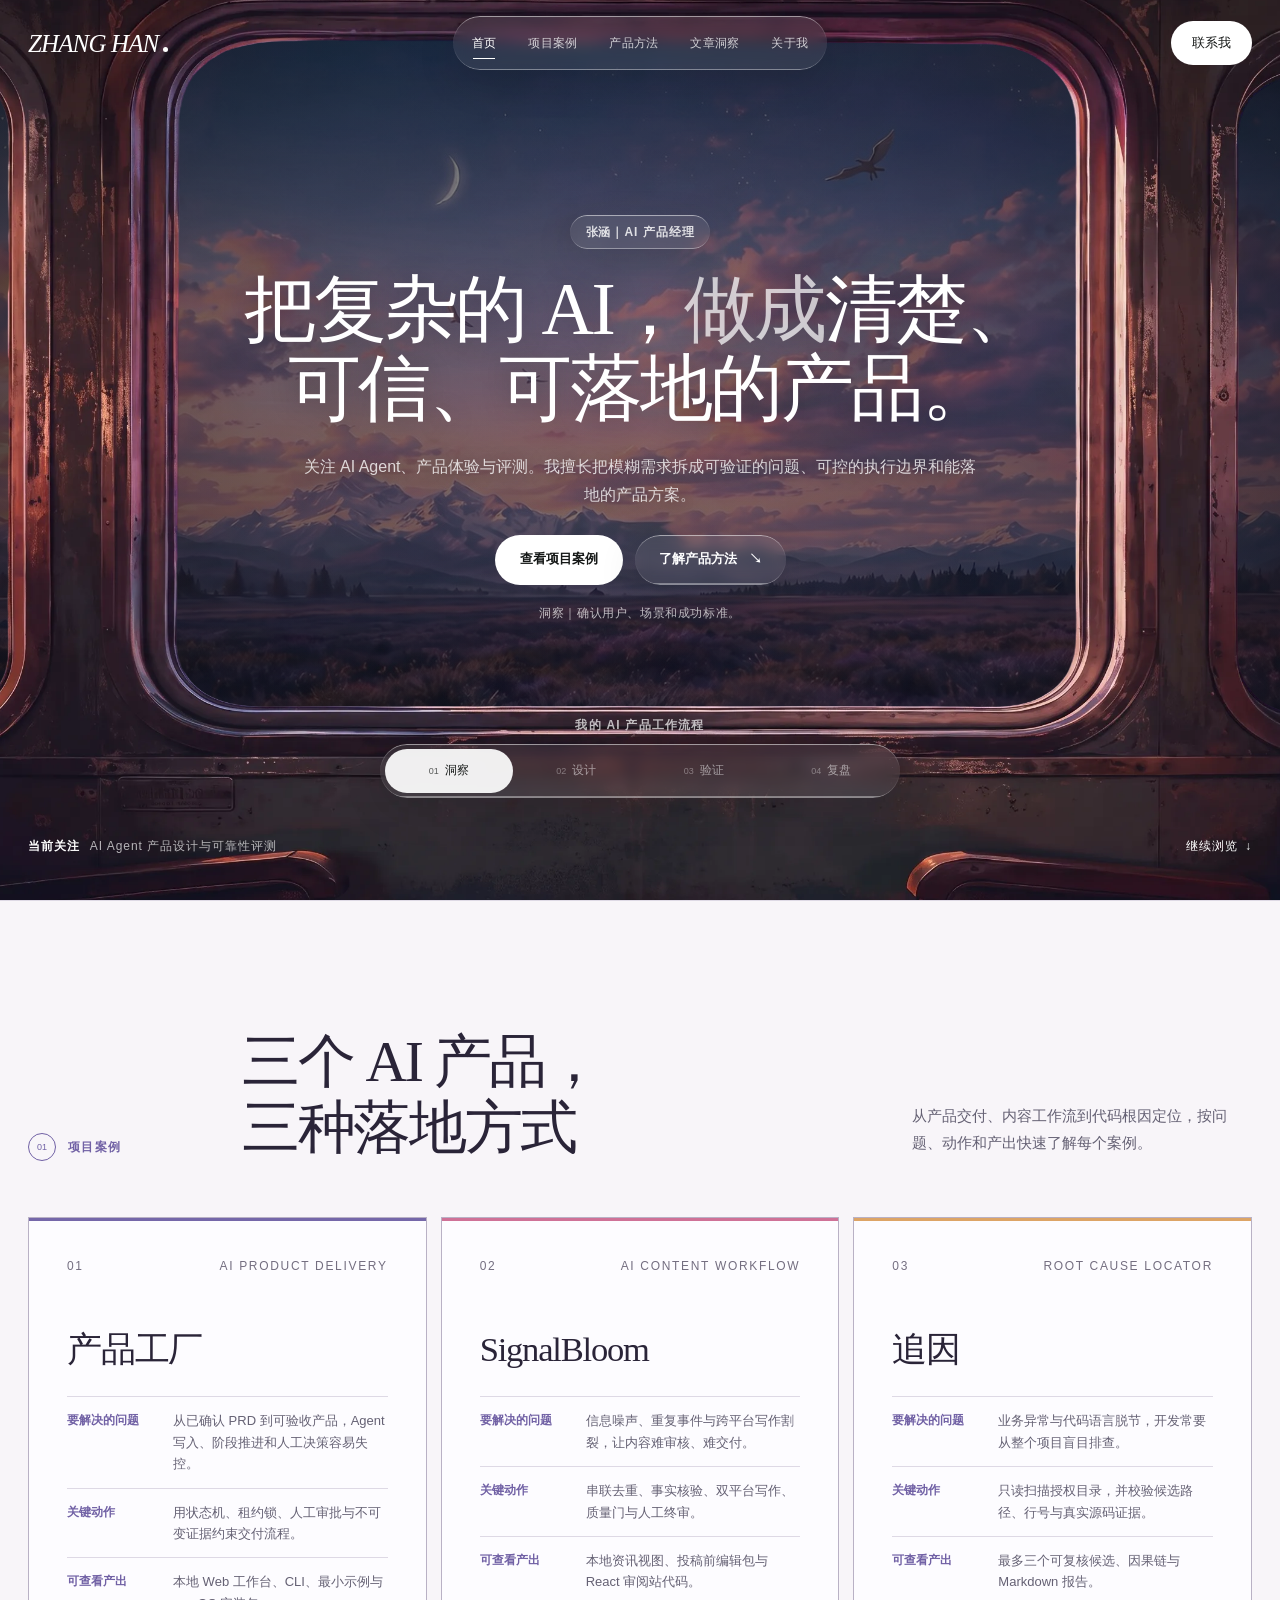
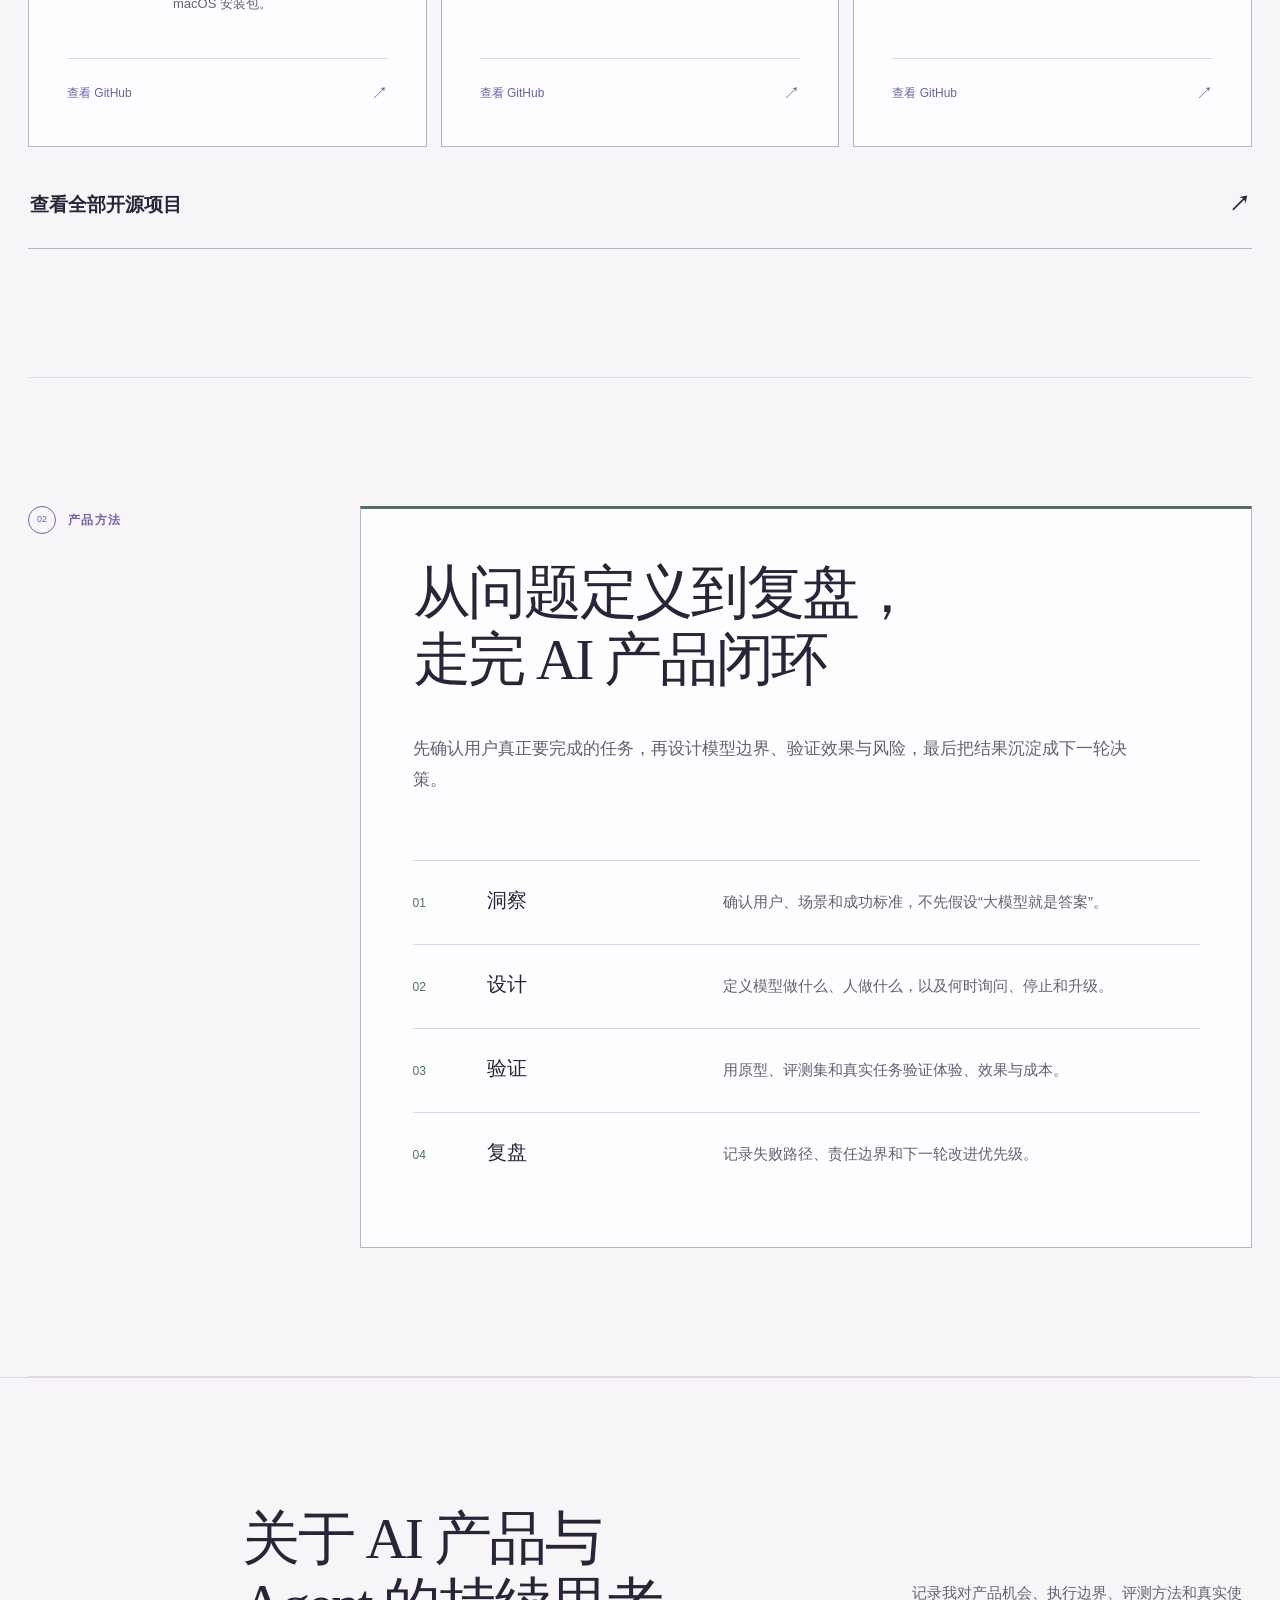
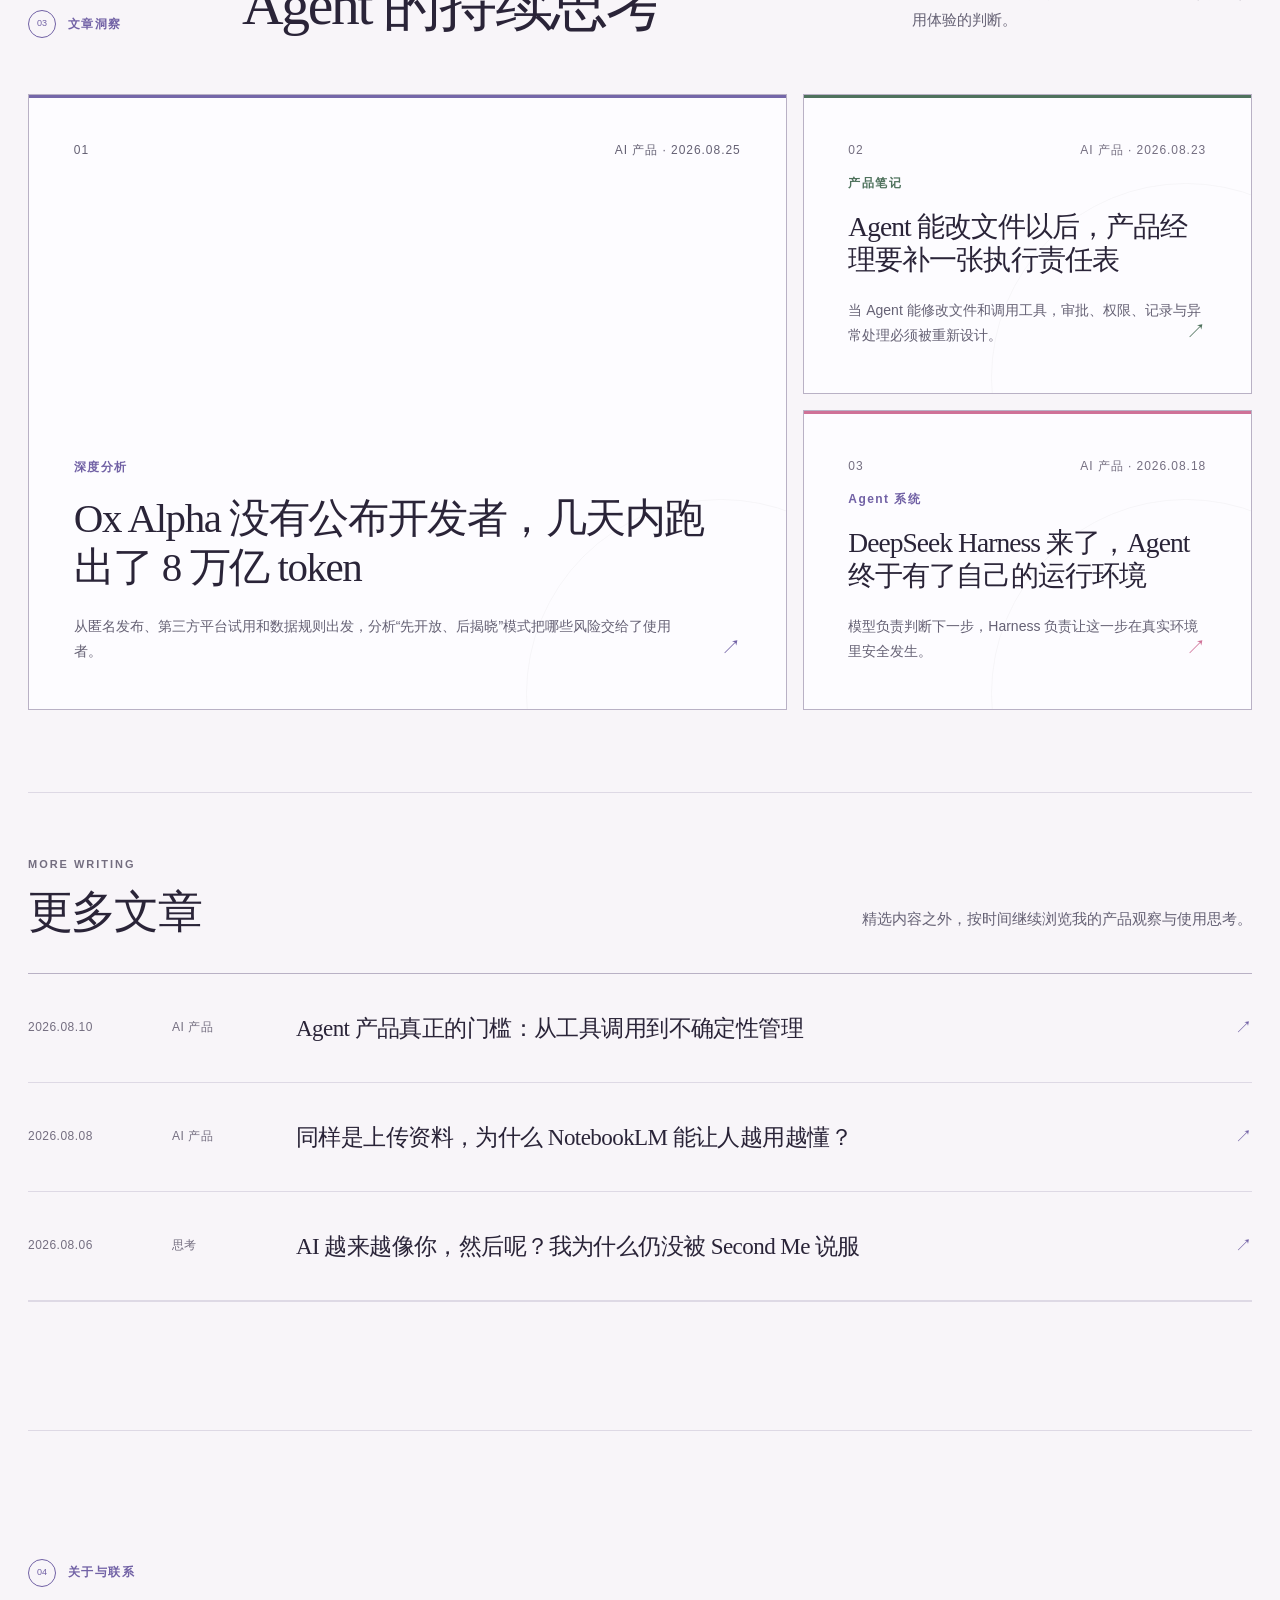
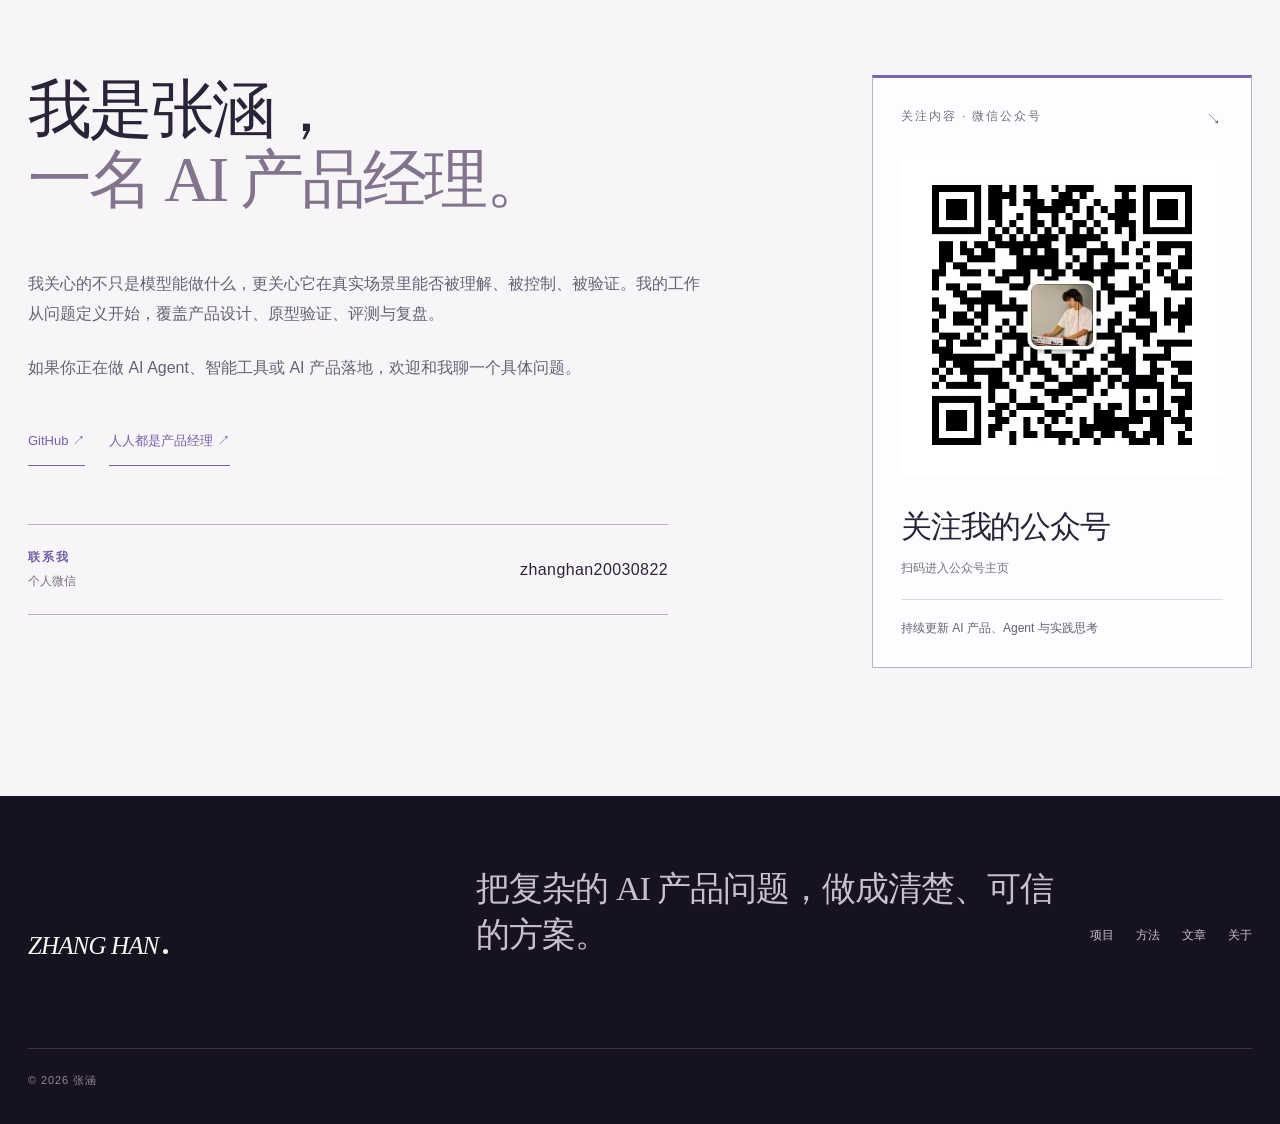
<file: index.html>
<!DOCTYPE html>
<html lang="zh-CN">
<head>
  <meta charset="UTF-8">
  <meta name="viewport" content="width=device-width, initial-scale=1.0">
  <meta name="description" content="张涵的个人网站。关注 AI Agent、产品体验与不确定性管理，持续分享 AI 产品思考与实践。">
  <meta name="theme-color" content="#17121f">
  <link rel="canonical" href="https://nahzzz77.github.io/">
  <meta property="og:type" content="website">
  <meta property="og:url" content="https://nahzzz77.github.io/">
  <meta property="og:title" content="张涵 · AI 产品经理">
  <meta property="og:description" content="把复杂的 AI，做成清楚、可信、可落地的产品。">
  <meta property="og:image" content="https://nahzzz77.github.io/assets/og-card-cinematic.png">
  <meta name="twitter:card" content="summary_large_image">
  <meta name="twitter:title" content="张涵 · AI 产品经理">
  <meta name="twitter:description" content="把复杂的 AI，做成清楚、可信、可落地的产品。">
  <meta name="twitter:image" content="https://nahzzz77.github.io/assets/og-card-cinematic.png">
  <title>张涵 · AI 产品经理</title>
  <link rel="icon" href="data:,">
  <link rel="stylesheet" href="css/style.css?v=20260831-paper-card">
</head>
<body>
  <a class="skip-link" href="#main">跳到主要内容</a>

  <header class="site-header" id="top">
    <div class="site-shell header-inner">
      <a class="brand" href="#top" aria-label="张涵的个人网站首页">
        <span>ZHANG HAN</span><i aria-hidden="true"></i>
      </a>
      <nav class="nav liquid-glass" id="main-nav" aria-label="主导航">
        <a class="active" href="#top">首页</a>
        <a href="#projects">项目案例</a>
        <a href="#method">产品方法</a>
        <a href="#writing">文章洞察</a>
        <a href="#about">关于我</a>
      </nav>
      <a class="header-cta" href="#about">联系我</a>
      <button class="menu-toggle" type="button" aria-expanded="false" aria-controls="main-nav" aria-label="打开导航菜单">
        <span></span><span></span>
      </button>
    </div>
  </header>

  <main id="main">
    <section class="hero cinematic-hero" aria-labelledby="hero-title" data-scene="0">
      <div class="cinematic-media" aria-hidden="true">
        <img class="cinematic-poster scene-poster is-active" data-poster-index="0" src="assets/scene-1.jpg" alt="" width="1800" height="1012" fetchpriority="high">
        <img class="cinematic-poster scene-poster" data-poster-index="1" src="assets/scene-2.jpg" alt="" width="1800" height="1012" fetchpriority="low">
        <img class="cinematic-poster scene-poster" data-poster-index="2" src="assets/scene-3.jpg" alt="" width="1800" height="1012" fetchpriority="low">
        <img class="cinematic-poster scene-poster" data-poster-index="3" src="assets/scene-4.jpg" alt="" width="1800" height="1012" fetchpriority="low">
        <video class="cinematic-video is-active" data-video-slot="0" muted loop playsinline preload="none"></video>
        <video class="cinematic-video" data-video-slot="1" muted loop playsinline preload="none"></video>
        <div class="cinematic-scrim"></div>
        <img class="cinematic-frame" src="assets/cinematic-window.png" alt="" width="2752" height="1536">
      </div>

      <div class="site-shell cinematic-shell">
        <div class="cinematic-center reveal is-visible">
          <p class="hero-badge liquid-glass">张涵｜AI 产品经理</p>
          <h1 id="hero-title">把复杂的 AI，<span class="no-break">做成</span>清楚、可信、可落地的产品。</h1>
          <p class="hero-lede">关注 AI Agent、产品体验与评测。我擅长把模糊需求拆成可验证的问题、可控的执行边界和能落地的产品方案。</p>
          <div class="hero-actions">
            <a class="button button-primary" href="#projects">查看项目案例</a>
            <a class="button button-quiet liquid-glass" href="#method">了解产品方法 <span aria-hidden="true">↘</span></a>
          </div>
          <p class="scene-note" id="scene-note" aria-live="polite">洞察｜确认用户、场景和成功标准。</p>
        </div>

        <div class="scene-control">
          <p>我的 AI 产品工作流程</p>
          <div class="scene-switcher liquid-glass" role="group" aria-label="切换 AI 产品工作流程场景">
            <button class="scene-button is-active" type="button" data-scene-index="0" aria-pressed="true"><span>01</span>洞察</button>
            <button class="scene-button" type="button" data-scene-index="1" aria-pressed="false"><span>02</span>设计</button>
            <button class="scene-button" type="button" data-scene-index="2" aria-pressed="false"><span>03</span>验证</button>
            <button class="scene-button" type="button" data-scene-index="3" aria-pressed="false"><span>04</span>复盘</button>
          </div>
        </div>

        <div class="cinematic-bottom">
          <p><b>当前关注</b><span>AI Agent 产品设计与可靠性评测</span></p>
          <a href="#projects" aria-label="继续浏览项目案例">继续浏览 <span aria-hidden="true">↓</span></a>
        </div>
      </div>
    </section>

    <section class="projects section" id="projects" aria-labelledby="projects-title">
      <div class="site-shell">
        <div class="section-head projects-head reveal">
          <div class="section-kicker"><span>01</span><p>项目案例</p></div>
          <h2 id="projects-title">三个 AI 产品，三种落地方式</h2>
          <p>从产品交付、内容工作流到代码根因定位，按问题、动作和产出快速了解每个案例。</p>
        </div>
        <div class="project-grid">
          <article class="project-card reveal">
            <a href="https://github.com/Nahzzz77/product-factory-agent" target="_blank" rel="noopener">
              <div class="project-meta"><span>01</span><span>AI PRODUCT DELIVERY</span></div>
              <h3>产品工厂</h3>
              <dl class="project-details">
                <div><dt>要解决的问题</dt><dd>从已确认 PRD 到可验收产品，Agent 写入、阶段推进和人工决策容易失控。</dd></div>
                <div><dt>关键动作</dt><dd>用状态机、租约锁、人工审批与不可变证据约束交付流程。</dd></div>
                <div><dt>可查看产出</dt><dd>本地 Web 工作台、CLI、最小示例与 macOS 安装包。</dd></div>
              </dl>
              <span class="project-link">查看 GitHub <i aria-hidden="true">↗</i></span>
            </a>
          </article>
          <article class="project-card reveal">
            <a href="https://github.com/Nahzzz77/signal-bloom" target="_blank" rel="noopener">
              <div class="project-meta"><span>02</span><span>AI CONTENT WORKFLOW</span></div>
              <h3>SignalBloom</h3>
              <dl class="project-details">
                <div><dt>要解决的问题</dt><dd>信息噪声、重复事件与跨平台写作割裂，让内容难审核、难交付。</dd></div>
                <div><dt>关键动作</dt><dd>串联去重、事实核验、双平台写作、质量门与人工终审。</dd></div>
                <div><dt>可查看产出</dt><dd>本地资讯视图、投稿前编辑包与 React 审阅站代码。</dd></div>
              </dl>
              <span class="project-link">查看 GitHub <i aria-hidden="true">↗</i></span>
            </a>
          </article>
          <article class="project-card reveal">
            <a href="https://github.com/Nahzzz77/zhuiyin-root-cause-locator" target="_blank" rel="noopener">
              <div class="project-meta"><span>03</span><span>ROOT CAUSE LOCATOR</span></div>
              <h3>追因</h3>
              <dl class="project-details">
                <div><dt>要解决的问题</dt><dd>业务异常与代码语言脱节，开发常要从整个项目盲目排查。</dd></div>
                <div><dt>关键动作</dt><dd>只读扫描授权目录，并校验候选路径、行号与真实源码证据。</dd></div>
                <div><dt>可查看产出</dt><dd>最多三个可复核候选、因果链与 Markdown 报告。</dd></div>
              </dl>
              <span class="project-link">查看 GitHub <i aria-hidden="true">↗</i></span>
            </a>
          </article>
        </div>
        <a class="all-projects reveal" href="https://github.com/Nahzzz77" target="_blank" rel="noopener"><span>查看全部开源项目</span><i aria-hidden="true">↗</i></a>
      </div>
    </section>

    <section class="manifesto section site-shell reveal" id="method" aria-labelledby="manifesto-title">
      <div class="section-kicker"><span>02</span><p>产品方法</p></div>
      <div class="manifesto-copy">
        <h2 id="manifesto-title">从问题定义到复盘，走完 AI 产品闭环</h2>
        <p>先确认用户真正要完成的任务，再设计模型边界、验证效果与风险，最后把结果沉淀成下一轮决策。</p>
        <ol class="principle-list" aria-label="AI 产品工作流程">
          <li><span>01</span><strong>洞察</strong><small>确认用户、场景和成功标准，不先假设“大模型就是答案”。</small></li>
          <li><span>02</span><strong>设计</strong><small>定义模型做什么、人做什么，以及何时询问、停止和升级。</small></li>
          <li><span>03</span><strong>验证</strong><small>用原型、评测集和真实任务验证体验、效果与成本。</small></li>
          <li><span>04</span><strong>复盘</strong><small>记录失败路径、责任边界和下一轮改进优先级。</small></li>
        </ol>
      </div>
    </section>

    <section class="featured section" id="writing" aria-labelledby="featured-title">
      <div class="site-shell">
        <div class="section-head reveal">
          <div class="section-kicker"><span>03</span><p>文章洞察</p></div>
          <h2 id="featured-title">关于 AI 产品与 Agent 的持续思考</h2>
          <p>记录我对产品机会、执行边界、评测方法和真实使用体验的判断。</p>
        </div>
        <div class="featured-grid">
          <article class="feature-card feature-card-main reveal">
            <a href="https://mp.weixin.qq.com/s/162_W_lTfqNt-93WuI0VTg" target="_blank" rel="noopener">
              <div class="card-top"><span>01</span><span>AI 产品 · 2026.08.25</span></div>
              <div class="card-body"><p class="card-label">深度分析</p><h3>Ox Alpha 没有公布开发者，几天内跑出了 8 万亿 token</h3><p>从匿名发布、第三方平台试用和数据规则出发，分析“先开放、后揭晓”模式把哪些风险交给了使用者。</p></div>
              <span class="card-arrow" aria-hidden="true">↗</span>
            </a>
          </article>
          <article class="feature-card reveal">
            <a href="https://www.woshipm.com/ai/6452614.html" target="_blank" rel="noopener">
              <div class="card-top"><span>02</span><span>AI 产品 · 2026.08.23</span></div>
              <div class="card-body"><p class="card-label">产品笔记</p><h3>Agent 能改文件以后，产品经理要补一张执行责任表</h3><p>当 Agent 能修改文件和调用工具，审批、权限、记录与异常处理必须被重新设计。</p></div>
              <span class="card-arrow" aria-hidden="true">↗</span>
            </a>
          </article>
          <article class="feature-card reveal">
            <a href="https://mp.weixin.qq.com/s/7BqsxanBY8WiCV2g-5zq6Q" target="_blank" rel="noopener">
              <div class="card-top"><span>03</span><span>AI 产品 · 2026.08.18</span></div>
              <div class="card-body"><p class="card-label">Agent 系统</p><h3>DeepSeek Harness 来了，Agent 终于有了自己的运行环境</h3><p>模型负责判断下一步，Harness 负责让这一步在真实环境里安全发生。</p></div>
              <span class="card-arrow" aria-hidden="true">↗</span>
            </a>
          </article>
        </div>
      </div>

      <div class="writing-index site-shell" aria-labelledby="writing-title">
        <div class="index-head reveal">
          <div><p class="eyebrow">MORE WRITING</p><h2 id="writing-title">更多文章</h2></div>
          <p>精选内容之外，按时间继续浏览我的产品观察与使用思考。</p>
        </div>
        <div class="article-list">
          <article class="article-row reveal"><a href="https://www.woshipm.com/ai/6443369.html" target="_blank" rel="noopener"><span class="article-date">2026.08.10</span><span class="article-topic">AI 产品</span><h3>Agent 产品真正的门槛：从工具调用到不确定性管理</h3><span class="article-arrow" aria-hidden="true">↗</span></a></article>
          <article class="article-row reveal"><a href="https://mp.weixin.qq.com/s/T_uTZ1DlHaLOFTcta9_OUg" target="_blank" rel="noopener"><span class="article-date">2026.08.08</span><span class="article-topic">AI 产品</span><h3>同样是上传资料，为什么 NotebookLM 能让人越用越懂？</h3><span class="article-arrow" aria-hidden="true">↗</span></a></article>
          <article class="article-row reveal"><a href="https://mp.weixin.qq.com/s/GBqDhXBJEVktxWwSieOByw" target="_blank" rel="noopener"><span class="article-date">2026.08.06</span><span class="article-topic">思考</span><h3>AI 越来越像你，然后呢？我为什么仍没被 Second Me 说服</h3><span class="article-arrow" aria-hidden="true">↗</span></a></article>
        </div>
      </div>
    </section>

    <section class="about section site-shell" id="about" aria-labelledby="about-title">
      <div class="section-kicker reveal"><span>04</span><p>关于与联系</p></div>
      <div class="about-grid">
        <div class="about-copy reveal">
          <h2 id="about-title"><span class="about-title-first">我是张涵，</span><span class="about-title-muted">一名 AI 产品经理。</span></h2>
          <p>我关心的不只是模型能做什么，更关心它在真实场景里能否被理解、被控制、被验证。我的工作从问题定义开始，覆盖产品设计、原型验证、评测与复盘。</p>
          <p>如果你正在做 AI Agent、智能工具或 AI 产品落地，欢迎和我聊一个具体问题。</p>
          <div class="about-links"><a href="https://github.com/Nahzzz77" target="_blank" rel="noopener">GitHub ↗</a><a href="https://www.woshipm.com/u/1684509" target="_blank" rel="noopener">人人都是产品经理 ↗</a></div>
          <div class="personal-wechat" aria-label="个人微信号 zhanghan20030822">
            <span><b>联系我</b><small>个人微信</small></span>
            <strong>zhanghan20030822</strong>
          </div>
        </div>
        <aside class="contact-card reveal" aria-label="微信公众号关注入口">
          <div class="contact-label"><span>关注内容 · 微信公众号</span><i aria-hidden="true">↘</i></div>
          <img src="assets/wechat-qr.jpg" alt="张涵的微信公众号二维码" width="430" height="430" loading="lazy">
          <h3>关注我的公众号</h3><p>扫码进入公众号主页</p><small>持续更新 AI 产品、Agent 与实践思考</small>
        </aside>
      </div>
    </section>
  </main>

  <footer class="site-footer">
    <div class="site-shell footer-inner">
      <a class="brand footer-brand" href="#top"><span>ZHANG HAN</span><i aria-hidden="true"></i></a>
      <p>把复杂的 AI 产品问题，做成清楚、可信的方案。</p>
      <nav aria-label="页脚导航"><a href="#projects">项目</a><a href="#method">方法</a><a href="#writing">文章</a><a href="#about">关于</a></nav>
      <p class="copyright">© <span id="year"></span> 张涵</p>
    </div>
  </footer>

  <script src="js/main.js?v=20260831-paper-card"></script>
</body>
</html>
</file>
<file: css/style.css>
:root {
  --paper: #fbfbf7;
  --paper-deep: #f2f2eb;
  --surface: #f6f6f0;
  --ink: #171715;
  --ink-soft: #4f504c;
  --muted: #82837e;
  --line: #dedfd7;
  --sage: #dde5d7;
  --sage-deep: #26352d;
  --sand: #e9e3d8;
  --white: #ffffff;
  --font-sans: -apple-system, BlinkMacSystemFont, "SF Pro Text", "PingFang SC", "Hiragino Sans GB", "Microsoft YaHei", Arial, sans-serif;
  --font-serif: "Iowan Old Style", "Palatino Linotype", "Songti SC", "STSong", Georgia, serif;
  --shell: 1280px;
  --ease: cubic-bezier(.22, 1, .36, 1);
}

*, *::before, *::after { box-sizing: border-box; }

html {
  scroll-behavior: smooth;
  scroll-padding-top: 86px;
  -webkit-text-size-adjust: 100%;
}

body {
  margin: 0;
  overflow-x: hidden;
  background: var(--paper);
  color: var(--ink);
  font-family: var(--font-sans);
  font-size: 16px;
  line-height: 1.7;
  -webkit-font-smoothing: antialiased;
  text-rendering: optimizeLegibility;
}

body.menu-open { overflow: hidden; }

img { display: block; max-width: 100%; }
a { color: inherit; text-decoration: none; }
button, input { font: inherit; }

::selection { background: #cad8c6; color: var(--ink); }

:focus-visible {
  outline: 2px solid #2e5b44;
  outline-offset: 4px;
}

.site-shell {
  width: min(100% - 56px, var(--shell));
  margin-inline: auto;
}

.sr-only {
  position: absolute;
  width: 1px;
  height: 1px;
  padding: 0;
  margin: -1px;
  overflow: hidden;
  clip: rect(0, 0, 0, 0);
  white-space: nowrap;
  border: 0;
}

.skip-link {
  position: fixed;
  z-index: 1000;
  top: 12px;
  left: 12px;
  padding: 10px 16px;
  border-radius: 999px;
  background: var(--ink);
  color: var(--white);
  transform: translateY(-160%);
  transition: transform .2s ease;
}

.skip-link:focus { transform: translateY(0); }

/* Header */
.site-header {
  position: sticky;
  z-index: 50;
  top: 0;
  border-bottom: 1px solid transparent;
  background: rgba(251, 251, 247, .88);
  backdrop-filter: blur(18px);
  -webkit-backdrop-filter: blur(18px);
  transition: border-color .25s ease, background .25s ease;
}

.site-header.is-scrolled {
  border-color: rgba(23, 23, 21, .09);
  background: rgba(251, 251, 247, .96);
}

.header-inner {
  display: grid;
  grid-template-columns: 1fr auto 1fr;
  align-items: center;
  min-height: 78px;
  gap: 28px;
}

.brand {
  display: inline-flex;
  align-items: baseline;
  justify-self: start;
  width: fit-content;
  font-family: var(--font-serif);
  font-size: 18px;
  letter-spacing: -.055em;
  line-height: 1;
}

.brand i {
  width: 5px;
  height: 5px;
  margin-left: 5px;
  border-radius: 50%;
  background: currentColor;
}

.nav {
  display: flex;
  align-items: center;
  justify-content: center;
  gap: 34px;
}

.nav a {
  position: relative;
  padding: 8px 0;
  color: #686964;
  font-size: 13px;
  transition: color .2s ease;
}

.nav a::after {
  position: absolute;
  right: 0;
  bottom: 2px;
  left: 0;
  height: 1px;
  background: var(--ink);
  content: "";
  transform: scaleX(0);
  transition: transform .25s var(--ease);
}

.nav a:hover, .nav a.active { color: var(--ink); }
.nav a:hover::after, .nav a.active::after { transform: scaleX(1); }

.header-cta,
.button {
  display: inline-flex;
  align-items: center;
  justify-content: center;
  border-radius: 999px;
  transition: transform .25s var(--ease), background .25s ease, color .25s ease, border-color .25s ease;
}

.header-cta {
  justify-self: end;
  min-height: 40px;
  padding: 0 20px;
  background: var(--ink);
  color: var(--white);
  font-size: 13px;
}

.header-cta:hover, .button-primary:hover { transform: translateY(-2px); background: #343530; }

.menu-toggle {
  display: none;
  width: 42px;
  height: 42px;
  padding: 0;
  border: 0;
  border-radius: 50%;
  background: var(--ink);
  color: var(--white);
}

.menu-toggle span {
  display: block;
  width: 17px;
  height: 1px;
  margin: 5px auto;
  background: currentColor;
  transition: transform .25s ease;
}

.menu-toggle[aria-expanded="true"] span:first-child { transform: translateY(3px) rotate(45deg); }
.menu-toggle[aria-expanded="true"] span:last-child { transform: translateY(-3px) rotate(-45deg); }

/* Hero */
.hero {
  overflow: hidden;
  padding-top: clamp(70px, 9vw, 128px);
}

.hero-copy { max-width: 1220px; text-align: center; }

.eyebrow {
  margin: 0 0 24px;
  color: var(--muted);
  font-size: 11px;
  font-weight: 650;
  letter-spacing: .18em;
  line-height: 1.4;
}

.hero h1 {
  max-width: 1180px;
  margin: 0 auto;
  font-family: var(--font-serif);
  font-size: clamp(50px, 7.4vw, 104px);
  font-weight: 400;
  line-height: 1.02;
  letter-spacing: -.075em;
}

.hero h1 span { color: #858680; }

.hero-lede {
  max-width: 680px;
  margin: 30px auto 0;
  color: #6d6e69;
  font-size: clamp(15px, 1.35vw, 18px);
  line-height: 1.85;
}

.hero-actions {
  display: flex;
  justify-content: center;
  gap: 12px;
  margin-top: 30px;
}

.button {
  min-height: 50px;
  padding: 0 25px;
  border: 1px solid transparent;
  font-size: 13px;
  font-weight: 620;
}

.button-primary { background: var(--ink); color: var(--white); }
.button-quiet { border-color: #d3d4cd; background: rgba(255, 255, 255, .66); }
.button-quiet span { margin-left: 12px; }
.button-quiet:hover { border-color: #999b95; background: var(--white); transform: translateY(-2px); }

.hero-visual {
  width: min(100% - 32px, 1470px);
  margin: clamp(48px, 6vw, 78px) auto 0;
}

.hero-image-wrap {
  position: relative;
  overflow: hidden;
  aspect-ratio: 2 / 1;
  min-height: 480px;
  background: #dfe8de;
}

.hero-image-wrap::after {
  position: absolute;
  inset: 0;
  background: linear-gradient(180deg, rgba(255, 255, 255, .05), transparent 55%, rgba(16, 30, 22, .12));
  content: "";
  pointer-events: none;
}

.hero-image-wrap img {
  width: 100%;
  height: 100%;
  object-fit: cover;
  animation: landscape-breathe 18s ease-in-out infinite alternate;
}

.hero-caption {
  display: flex;
  align-items: center;
  justify-content: space-between;
  gap: 24px;
  margin-top: 13px;
  color: var(--muted);
  font-size: 11px;
  letter-spacing: .04em;
}

.hero-caption span { display: inline-flex; align-items: center; gap: 10px; }
.hero-caption b { color: var(--ink); font-weight: 600; }
.hero-caption i { font-style: normal; animation: arrow-nudge 1.8s ease-in-out infinite; }

@keyframes landscape-breathe {
  from { transform: scale(1); }
  to { transform: scale(1.035); }
}

@keyframes arrow-nudge {
  0%, 100% { transform: translateY(0); }
  50% { transform: translateY(4px); }
}

/* Shared sections */
.section { padding-top: clamp(100px, 12vw, 176px); padding-bottom: clamp(100px, 12vw, 176px); }

.section-kicker {
  display: flex;
  align-items: center;
  gap: 12px;
  height: fit-content;
}

.section-kicker span {
  display: grid;
  width: 28px;
  height: 28px;
  place-items: center;
  border: 1px solid currentColor;
  border-radius: 50%;
  font-size: 9px;
}

.section-kicker p {
  margin: 0;
  font-size: 11px;
  font-weight: 600;
  letter-spacing: .16em;
}

.section-head {
  display: grid;
  grid-template-columns: 190px minmax(0, 1fr) 330px;
  align-items: end;
  gap: 34px;
  margin-bottom: 50px;
}

.section-head h2,
.index-head h2 {
  margin: 0;
  font-family: var(--font-serif);
  font-size: clamp(42px, 5.4vw, 72px);
  font-weight: 400;
  line-height: 1.08;
  letter-spacing: -.055em;
}

.section-head > p {
  margin: 0 0 8px;
  color: var(--ink-soft);
  font-size: 14px;
}

/* Manifesto */
.manifesto {
  display: grid;
  grid-template-columns: 230px minmax(0, 1fr);
  gap: clamp(44px, 8vw, 120px);
  border-bottom: 1px solid var(--line);
}

.manifesto-copy h2 {
  max-width: 920px;
  margin: 0;
  font-family: var(--font-serif);
  font-size: clamp(42px, 5.8vw, 78px);
  font-weight: 400;
  line-height: 1.12;
  letter-spacing: -.06em;
}

.manifesto-copy > p {
  max-width: 690px;
  margin: 40px 0 64px;
  color: var(--ink-soft);
  font-size: clamp(16px, 1.45vw, 19px);
  line-height: 1.9;
}

.principle-list { margin: 0; padding: 0; list-style: none; }

.principle-list li {
  display: grid;
  grid-template-columns: 52px minmax(180px, .65fr) 1fr;
  align-items: baseline;
  gap: 22px;
  padding: 22px 0;
  border-top: 1px solid var(--line);
}

.principle-list li > span { color: var(--muted); font-size: 11px; }
.principle-list strong { font-family: var(--font-serif); font-size: 21px; font-weight: 400; }
.principle-list small { color: var(--muted); font-size: 13px; }

/* Featured writing */
.featured { background: var(--paper-deep); }

.featured-grid {
  display: grid;
  grid-template-columns: minmax(0, 1.35fr) minmax(300px, .8fr);
  grid-template-rows: repeat(2, minmax(280px, 1fr));
  gap: 16px;
}

.feature-card { min-height: 300px; }
.feature-card-main { grid-row: span 2; min-height: 616px; }

.feature-card > a {
  position: relative;
  display: flex;
  overflow: hidden;
  height: 100%;
  flex-direction: column;
  justify-content: space-between;
  padding: clamp(26px, 3.5vw, 48px);
  border: 1px solid rgba(23, 23, 21, .09);
  background: var(--sage);
  transition: transform .45s var(--ease), background .3s ease;
}

.feature-card-main > a { background: var(--sage-deep); color: #f7f7f0; }
.feature-card:nth-child(3) > a { background: var(--sand); }
.feature-card > a::before {
  position: absolute;
  right: -130px;
  bottom: -180px;
  width: 390px;
  height: 390px;
  border: 1px solid currentColor;
  border-radius: 50%;
  content: "";
  opacity: .08;
  transition: transform .7s var(--ease);
}

.feature-card > a:hover { transform: translateY(-6px); }
.feature-card > a:hover::before { transform: scale(1.18); }

.card-top {
  display: flex;
  justify-content: space-between;
  gap: 16px;
  color: inherit;
  font-size: 10px;
  letter-spacing: .08em;
  opacity: .68;
}

.card-body { position: relative; z-index: 1; max-width: 690px; }
.card-label { margin: 0 0 16px; font-size: 9px; font-weight: 650; letter-spacing: .2em; opacity: .68; }
.card-body h3 { margin: 0; font-family: var(--font-serif); font-size: clamp(28px, 3.8vw, 54px); font-weight: 400; line-height: 1.2; letter-spacing: -.045em; }
.feature-card:not(.feature-card-main) .card-body h3 { font-size: clamp(25px, 2.45vw, 34px); }
.card-body > p:last-child { max-width: 610px; margin: 22px 0 0; font-size: 13px; line-height: 1.8; opacity: .72; }
.card-arrow { position: absolute; right: clamp(26px, 3.5vw, 48px); bottom: clamp(26px, 3.5vw, 48px); font-size: 20px; transition: transform .3s var(--ease); }
.feature-card > a:hover .card-arrow { transform: translate(4px, -4px); }

/* Writing index */
.writing-index { border-bottom: 1px solid var(--line); }

.index-head {
  display: flex;
  align-items: end;
  justify-content: space-between;
  gap: 40px;
  margin-bottom: 48px;
}

.index-head .eyebrow { margin-bottom: 14px; }

.article-list { border-top: 1px solid var(--ink); }
.article-row { border-bottom: 1px solid var(--line); }

.article-row a {
  display: grid;
  grid-template-columns: 120px 100px minmax(0, 1fr) 30px;
  align-items: center;
  gap: 24px;
  min-height: 108px;
  transition: background .25s ease, padding .3s var(--ease);
}

.article-row a:hover { padding-inline: 16px; background: var(--surface); }
.article-date, .article-topic { color: var(--muted); font-size: 11px; letter-spacing: .04em; }
.article-row h3 { margin: 0; font-family: var(--font-serif); font-size: clamp(20px, 2.1vw, 29px); font-weight: 400; line-height: 1.4; letter-spacing: -.025em; }
.article-arrow { justify-self: end; font-size: 17px; transition: transform .25s var(--ease); }
.article-row a:hover .article-arrow { transform: translate(3px, -3px); }
/* Projects */
.projects { background: #e8eee4; }
.projects-head { margin-bottom: 58px; }

.project-grid {
  display: grid;
  grid-template-columns: repeat(3, 1fr);
  gap: 14px;
}

.project-card a {
  display: flex;
  min-height: 420px;
  flex-direction: column;
  padding: clamp(26px, 3vw, 38px);
  border: 1px solid rgba(23, 23, 21, .15);
  background: rgba(251, 251, 247, .42);
  transition: background .3s ease, transform .4s var(--ease);
}

.project-card a:hover { background: var(--paper); transform: translateY(-7px); }
.project-meta { display: flex; justify-content: space-between; color: #68716a; font-size: 9px; letter-spacing: .14em; }
.project-card h3 { margin: auto 0 18px; font-family: var(--font-serif); font-size: clamp(31px, 3.1vw, 43px); font-weight: 400; line-height: 1.08; letter-spacing: -.045em; }
.project-card p { min-height: 92px; margin: 0; color: var(--ink-soft); font-size: 13px; line-height: 1.75; }
.project-link { display: flex; align-items: center; justify-content: space-between; margin-top: 28px; padding-top: 20px; border-top: 1px solid rgba(23, 23, 21, .13); font-size: 12px; }
.project-link i { font-size: 17px; font-style: normal; transition: transform .25s var(--ease); }
.project-card a:hover .project-link i { transform: translate(3px, -3px); }

.all-projects {
  display: flex;
  align-items: center;
  justify-content: space-between;
  margin-top: 14px;
  padding: 25px 2px;
  border-bottom: 1px solid rgba(23, 23, 21, .3);
  font-family: var(--font-serif);
  font-size: 19px;
}

.all-projects i { font-size: 21px; font-style: normal; transition: transform .25s var(--ease); }
.all-projects:hover i { transform: translate(4px, -4px); }

/* About */
.about { display: block; }
.about > .section-kicker { margin-bottom: clamp(56px, 7vw, 88px); }
.about-grid {
  display: grid;
  grid-template-columns: minmax(0, 1fr) minmax(320px, 380px);
  align-items: start;
  gap: clamp(60px, 8vw, 120px);
}
.about-copy { min-width: 0; }
.about-copy h2 {
  margin: 0 0 54px;
  font-family: var(--font-serif);
  font-size: clamp(56px, 6.4vw, 86px);
  font-weight: 400;
  line-height: 1.05;
  letter-spacing: -.065em;
}
.about-copy h2 span { display: block; width: fit-content; white-space: nowrap; }
.about-title-muted { color: #888983; }
.about-copy > p { max-width: 640px; margin: 0 0 24px; color: var(--ink-soft); font-size: 16px; line-height: 1.95; }
.about-links { display: flex; flex-wrap: wrap; gap: 24px; margin-top: 40px; }
.about-links a { padding-bottom: 4px; border-bottom: 1px solid var(--ink); font-size: 13px; transition: opacity .2s ease; }
.about-links a:hover { opacity: .55; }

.personal-wechat {
  display: flex;
  align-items: center;
  justify-content: space-between;
  gap: 30px;
  max-width: 640px;
  margin-top: 58px;
  padding: 22px 0;
  border-top: 1px solid var(--line);
  border-bottom: 1px solid var(--line);
}
.personal-wechat > span { display: flex; flex-direction: column; gap: 3px; }
.personal-wechat b { font-size: 9px; font-weight: 650; letter-spacing: .16em; }
.personal-wechat small { color: var(--muted); font-size: 11px; }
.personal-wechat strong { font-size: 16px; font-weight: 500; letter-spacing: .025em; user-select: all; cursor: text; }

.contact-card { justify-self: end; width: 100%; max-width: 380px; padding: 28px; background: #1d2520; color: #f7f7f1; }
.contact-label { display: flex; justify-content: space-between; margin-bottom: 22px; color: #bdc8bf; font-size: 9px; letter-spacing: .16em; }
.contact-label i { font-size: 15px; font-style: normal; }
.contact-card img { width: 100%; height: auto; aspect-ratio: 1 / 1; object-fit: contain; border: 10px solid #fff; }
.contact-card h3 { margin: 24px 0 4px; font-family: var(--font-serif); font-size: 31px; font-weight: 400; letter-spacing: -.04em; }
.contact-card p { margin: 0; color: #bdc8bf; font-size: 12px; }
.contact-card small { display: block; margin-top: 20px; padding-top: 18px; border-top: 1px solid rgba(255, 255, 255, .17); color: #8f9d93; font-size: 10px; }

/* Footer */
.site-footer { padding: 70px 0 34px; background: var(--ink); color: #f8f8f3; }
.footer-inner { display: grid; grid-template-columns: 1fr 1.4fr auto; align-items: end; gap: 36px; }
.footer-brand { color: #f8f8f3; }
.footer-inner > p:not(.copyright) { margin: 0; color: #96978f; font-family: var(--font-serif); font-size: clamp(21px, 2.8vw, 34px); line-height: 1.35; }
.footer-inner nav { display: flex; justify-content: flex-end; gap: 22px; }
.footer-inner nav a { color: #b7b8b0; font-size: 12px; transition: color .2s ease; }
.footer-inner nav a:hover { color: #fff; }
.copyright { grid-column: 1 / -1; margin: 54px 0 0; padding-top: 22px; border-top: 1px solid rgba(255, 255, 255, .15); color: #72736e; font-size: 10px; letter-spacing: .08em; }

/* Motion */
.js .reveal { opacity: 0; transform: translateY(26px); transition: opacity .75s var(--ease), transform .75s var(--ease); }
.js .reveal.is-visible { opacity: 1; transform: translateY(0); }

@media (max-width: 1020px) {
  .section-head { grid-template-columns: 150px minmax(0, 1fr); }
  .section-head > p { grid-column: 2; max-width: 520px; }
  .featured-grid { grid-template-columns: 1fr 1fr; grid-template-rows: auto; }
  .feature-card-main { grid-column: 1 / -1; grid-row: auto; min-height: 520px; }
  .feature-card { min-height: 330px; }
  .project-grid { grid-template-columns: 1fr 1fr; }
  .project-card:last-child { grid-column: 1 / -1; }
  .project-card:last-child a { min-height: 330px; }
  .about-grid { grid-template-columns: minmax(0, 1fr) 320px; gap: 46px; }
  .about-copy h2 { font-size: clamp(52px, 7vw, 68px); }
}

@media (max-width: 820px) {
  .site-shell { width: min(100% - 36px, var(--shell)); }
  .header-inner { grid-template-columns: 1fr auto; min-height: 68px; }
  .header-cta { display: none; }
  .menu-toggle { display: block; justify-self: end; }
  .nav {
    position: fixed;
    inset: 68px 0 auto;
    display: flex;
    visibility: hidden;
    height: calc(100dvh - 68px);
    flex-direction: column;
    gap: 12px;
    padding: 52px 28px;
    background: rgba(251, 251, 247, .98);
    opacity: 0;
    transform: translateY(-12px);
    transition: opacity .25s ease, transform .25s ease, visibility .25s;
  }
  .nav.is-open { visibility: visible; opacity: 1; transform: translateY(0); }
  .nav a { font-family: var(--font-serif); font-size: 36px; }
  .hero { padding-top: 64px; }
  .hero h1 { font-size: clamp(46px, 11.5vw, 82px); letter-spacing: -.06em; }
  .hero-visual { width: 100%; }
  .hero-image-wrap { aspect-ratio: 4 / 3; min-height: 0; }
  .hero-caption { width: calc(100% - 36px); margin-inline: auto; }
  .manifesto { grid-template-columns: 1fr; gap: 52px; }
  .manifesto-copy > p { margin-bottom: 46px; }
  .section-head { grid-template-columns: 1fr; align-items: start; }
  .section-head > p { grid-column: auto; }
  .featured-grid { grid-template-columns: 1fr; }
  .feature-card-main { grid-column: auto; min-height: 490px; }
  .article-row a { grid-template-columns: 98px 76px minmax(0, 1fr) 24px; gap: 12px; }
  .about > .section-kicker { margin-bottom: 48px; }
  .about-grid { grid-template-columns: 1fr; gap: 62px; }
  .contact-card { justify-self: start; max-width: 380px; }
  .footer-inner { grid-template-columns: 1fr auto; }
  .footer-inner > p:not(.copyright) { grid-column: 1 / -1; grid-row: 2; }
}

@media (max-width: 620px) {
  .site-shell { width: min(100% - 28px, var(--shell)); }
  .hero { padding-top: 50px; }
  .eyebrow { margin-bottom: 18px; font-size: 9px; }
  .hero h1 { font-size: clamp(43px, 13vw, 64px); line-height: 1.08; }
  .hero-lede { margin-top: 24px; font-size: 14px; }
  .hero-actions { flex-direction: column; align-items: stretch; }
  .button { min-height: 48px; }
  .hero-visual { margin-top: 40px; }
  .hero-image-wrap { aspect-ratio: 1 / 1.04; }
  .hero-image-wrap img { object-position: 52% center; }
  .hero-caption span:last-child { display: none; }
  .section { padding-top: 92px; padding-bottom: 92px; }
  .manifesto-copy h2, .section-head h2, .index-head h2 { font-size: 42px; }
  .principle-list li { grid-template-columns: 34px 1fr; gap: 12px; }
  .principle-list small { grid-column: 2; }
  .featured-grid { gap: 12px; }
  .feature-card-main, .feature-card { min-height: 420px; }
  .feature-card > a { padding: 24px; }
  .card-top { flex-direction: column; gap: 4px; }
  .card-body h3, .feature-card:not(.feature-card-main) .card-body h3 { font-size: 29px; }
  .card-arrow { right: 24px; bottom: 24px; }
  .index-head { align-items: stretch; flex-direction: column; }
  .article-row a { grid-template-columns: 1fr 28px; gap: 8px 14px; min-height: 0; padding: 24px 0; }
  .article-row a:hover { padding-inline: 10px; }
  .article-date, .article-topic { grid-row: 1; }
  .article-topic { justify-self: end; }
  .article-row h3 { grid-column: 1 / -1; grid-row: 2; padding-right: 12px; font-size: 22px; }
  .article-arrow { display: none; }
  .project-grid { grid-template-columns: 1fr; }
  .project-card:last-child { grid-column: auto; }
  .project-card a, .project-card:last-child a { min-height: 370px; }
  .about-copy h2 { margin-bottom: 38px; font-size: clamp(45px, 13vw, 54px); }
  .about-copy > p { font-size: 15px; }
  .about-links { flex-direction: column; align-items: flex-start; gap: 16px; }
  .personal-wechat { align-items: flex-start; flex-direction: column; gap: 14px; margin-top: 44px; }
  .contact-card { max-width: none; }
  .footer-inner { grid-template-columns: 1fr; align-items: start; }
  .footer-inner nav { justify-content: flex-start; }
  .footer-inner > p:not(.copyright) { grid-column: auto; grid-row: auto; }
  .copyright { margin-top: 28px; }
}

@media (prefers-reduced-motion: reduce) {
  html { scroll-behavior: auto; }
  *, *::before, *::after { animation-duration: .01ms !important; animation-iteration-count: 1 !important; transition-duration: .01ms !important; }
}

/* Cinematic hero */
:root {
  --font-display: "Instrument Serif", "Iowan Old Style", "Songti SC", "STSong", Georgia, serif;
  --font-serif: "Instrument Serif", "Iowan Old Style", "Songti SC", "STSong", Georgia, serif;
  --night: #111413;
  --night-soft: #1b201e;
  --glass-line: rgba(255, 255, 255, .28);
}

.liquid-glass {
  position: relative;
  overflow: hidden;
  border: 0;
  background: rgba(255, 255, 255, .08);
  background-blend-mode: luminosity;
  box-shadow: inset 0 1px 1px rgba(255, 255, 255, .12), 0 12px 40px rgba(0, 0, 0, .12);
  backdrop-filter: blur(7px);
  -webkit-backdrop-filter: blur(7px);
}

.liquid-glass::before {
  position: absolute;
  z-index: 0;
  inset: 0;
  border-radius: inherit;
  padding: 1.2px;
  background: linear-gradient(180deg, rgba(255, 255, 255, .48) 0%, rgba(255, 255, 255, .14) 22%, transparent 42%, transparent 58%, rgba(255, 255, 255, .12) 80%, rgba(255, 255, 255, .4) 100%);
  content: "";
  pointer-events: none;
  -webkit-mask: linear-gradient(#fff 0 0) content-box, linear-gradient(#fff 0 0);
  -webkit-mask-composite: xor;
  mask-composite: exclude;
}

.liquid-glass > * { position: relative; z-index: 1; }

.site-header {
  position: fixed;
  width: 100%;
  border-bottom: 0;
  background: transparent;
  color: var(--white);
  backdrop-filter: none;
  -webkit-backdrop-filter: none;
  transition: background .35s ease, box-shadow .35s ease;
}

.site-header.is-scrolled {
  border-color: transparent;
  background: rgba(23, 18, 31, .86);
  box-shadow: 0 1px 0 rgba(255, 255, 255, .09);
  backdrop-filter: blur(18px);
  -webkit-backdrop-filter: blur(18px);
}

.header-inner { min-height: 86px; }

.brand {
  font-family: var(--font-display);
  font-size: 25px;
  font-style: italic;
  letter-spacing: -.035em;
}

.brand i { background: currentColor; }

.nav {
  gap: 6px;
  padding: 5px 6px;
  border-radius: 999px;
}

.nav a {
  padding: 8px 14px;
  color: rgba(255, 255, 255, .76);
  font-size: 12px;
  letter-spacing: .02em;
}

.nav a::after {
  right: 14px;
  bottom: 5px;
  left: 14px;
  background: var(--white);
}

.nav a:hover,
.nav a.active { color: var(--white); }

.header-cta {
  min-height: 43px;
  padding-inline: 21px;
  background: var(--white);
  color: #161918;
}

.header-cta:hover,
.button-primary:hover {
  background: #eef0eb;
  color: #111413;
}

.cinematic-hero {
  position: relative;
  display: block;
  overflow: hidden;
  min-height: max(720px, 100svh);
  padding: 0;
  isolation: isolate;
  background: var(--night);
  color: var(--white);
}

.cinematic-media,
.cinematic-poster,
.cinematic-video,
.cinematic-scrim,
.cinematic-frame {
  position: absolute;
  inset: 0;
  width: 100%;
  height: 100%;
}

.cinematic-media { z-index: 0; overflow: hidden; background: #121616; }

.cinematic-poster,
.cinematic-video {
  object-fit: cover;
  object-position: center;
}

.cinematic-poster {
  z-index: 0;
  opacity: 0;
  transform: scale(1.04);
  filter: saturate(.72) brightness(.7) contrast(1.06);
  transition: opacity .8s ease-in-out, filter 1s ease, transform 1s ease;
}

.cinematic-poster.is-active { opacity: 1; }
.cinematic-poster[data-poster-index="0"] { filter: saturate(.76) brightness(.68) contrast(1.06); }
.cinematic-poster[data-poster-index="1"] { filter: saturate(.72) brightness(.63) contrast(1.08); transform: scale(1.055); }
.cinematic-poster[data-poster-index="2"] { filter: saturate(.7) brightness(.72) contrast(1.04); transform: scale(1.05); }
.cinematic-poster[data-poster-index="3"] { filter: saturate(.68) brightness(.62) contrast(1.08); transform: scale(1.045); }

.cinematic-video {
  z-index: 1;
  opacity: 0;
  filter: saturate(.82) brightness(.72) contrast(1.04);
  transform: scale(1.015);
  transition: opacity 1s ease-in-out;
}

.cinematic-video.is-active { opacity: 1; }

.cinematic-scrim {
  z-index: 2;
  background:
    radial-gradient(circle at 50% 43%, rgba(8, 12, 12, .06) 0%, rgba(8, 12, 12, .22) 48%, rgba(7, 9, 9, .58) 100%),
    linear-gradient(180deg, rgba(4, 6, 6, .32) 0%, rgba(7, 9, 9, .05) 35%, rgba(8, 10, 10, .36) 100%);
  pointer-events: none;
}

.cinematic-frame {
  z-index: 3;
  object-fit: cover;
  object-position: center;
  pointer-events: none;
  transform: scale(1.03);
  animation: train-bob 3s ease-in-out infinite;
}

@keyframes train-bob {
  0%, 100% { transform: translateY(0) scale(1.03); }
  50% { transform: translateY(-6px) scale(1.03); }
}

.cinematic-shell {
  position: relative;
  z-index: 4;
  display: flex;
  min-height: max(720px, 100svh);
  flex-direction: column;
  align-items: center;
  padding-top: clamp(112px, 14vh, 154px);
  padding-bottom: clamp(22px, 3.5vh, 36px);
}

.cinematic-center {
  display: flex;
  width: 100%;
  max-width: 950px;
  flex: 1;
  flex-direction: column;
  align-items: center;
  justify-content: center;
  padding: 20px 0 14px;
  text-align: center;
}

.hero-badge {
  width: fit-content;
  margin: 0 0 24px;
  padding: 9px 16px;
  border-radius: 999px;
  color: rgba(255, 255, 255, .8);
  font-family: var(--font-sans);
  font-size: 10px;
  font-weight: 620;
  letter-spacing: .15em;
  line-height: 1.35;
}

.cinematic-hero h1 {
  max-width: 950px;
  margin: 0;
  color: var(--white);
  font-family: var(--font-display);
  font-size: clamp(58px, 7.6vw, 108px);
  font-weight: 400;
  line-height: .94;
  letter-spacing: -.055em;
  text-wrap: balance;
  text-shadow: 0 4px 28px rgba(0, 0, 0, .3);
}

.cinematic-hero h1 span { color: rgba(255, 255, 255, .72); }

.cinematic-hero .hero-lede {
  max-width: 660px;
  margin-top: 24px;
  color: rgba(255, 255, 255, .74);
  font-family: var(--font-sans);
  font-size: clamp(14px, 1.2vw, 17px);
  line-height: 1.75;
  text-shadow: 0 2px 18px rgba(0, 0, 0, .36);
}

.cinematic-hero .hero-actions { margin-top: 26px; }

.cinematic-hero .button {
  min-height: 48px;
  padding-inline: 24px;
  font-family: var(--font-sans);
  font-size: 12px;
}

.cinematic-hero .button-primary {
  background: var(--white);
  color: #151817;
}

.cinematic-hero .button-quiet {
  border: 0;
  background: rgba(255, 255, 255, .08);
  color: var(--white);
}

.cinematic-hero .button-quiet:hover { background: rgba(255, 255, 255, .16); color: var(--white); }

.scene-note {
  min-height: 1.7em;
  margin: 20px 0 0;
  color: rgba(255, 255, 255, .62);
  font-family: var(--font-sans);
  font-size: 11px;
  letter-spacing: .05em;
  transition: opacity .25s ease, transform .25s ease;
}

.scene-note.is-changing { opacity: 0; transform: translateY(4px); }

.scene-switcher {
  display: grid;
  width: min(100%, 520px);
  grid-template-columns: repeat(4, 1fr);
  margin: 8px auto 0;
  padding: 5px;
  border-radius: 999px;
}

.scene-button {
  position: relative;
  z-index: 1;
  min-height: 40px;
  padding: 7px 12px;
  border: 0;
  border-radius: 999px;
  background: transparent;
  color: rgba(255, 255, 255, .52);
  cursor: pointer;
  font-family: var(--font-sans);
  font-size: 12px;
  transition: color .25s ease, background .25s ease, opacity .25s ease;
}

.scene-button span {
  margin-right: 6px;
  font-size: 9px;
  opacity: .7;
}

.scene-button:hover { color: rgba(255, 255, 255, .84); }

.scene-button.is-active {
  background: rgba(255, 255, 255, .92);
  color: #171a19;
}

.scene-button:disabled { cursor: wait; }

.cinematic-bottom {
  display: grid;
  width: 100%;
  grid-template-columns: auto 1fr auto;
  align-items: center;
  gap: 32px;
  margin-top: clamp(18px, 3vh, 34px);
  color: rgba(255, 255, 255, .64);
  font-family: var(--font-sans);
  font-size: 9px;
  letter-spacing: .11em;
}

.cinematic-bottom p { display: flex; gap: 10px; margin: 0; }
.cinematic-bottom b { color: var(--white); font-weight: 620; }

.cinematic-bottom ul {
  display: flex;
  justify-content: center;
  gap: 0;
  margin: 0;
  padding: 0;
  list-style: none;
}

.cinematic-bottom li { display: flex; align-items: center; }
.cinematic-bottom li + li::before { margin: 0 12px; color: rgba(255, 255, 255, .34); content: "|"; }
.cinematic-bottom a { justify-self: end; color: var(--white); }
.cinematic-bottom a span { display: inline-block; margin-left: 7px; animation: arrow-nudge 1.8s ease-in-out infinite; }

@supports not ((backdrop-filter: blur(1px)) or (-webkit-backdrop-filter: blur(1px))) {
  .liquid-glass { background: rgba(23, 18, 31, .88); }
}

@media (max-width: 1020px) {
  .cinematic-hero h1 { font-size: clamp(56px, 9vw, 88px); }
  .cinematic-bottom { grid-template-columns: auto 1fr; }
  .cinematic-bottom ul { display: none; }
}

@media (max-width: 820px) {
  .header-inner { min-height: 72px; }
  .brand { position: relative; z-index: 52; font-size: 23px; }
  .menu-toggle {
    position: relative;
    z-index: 52;
    display: block;
    width: 44px;
    height: 44px;
    border: 1px solid rgba(255, 255, 255, .24);
    background: rgba(255, 255, 255, .09);
    backdrop-filter: blur(8px);
    -webkit-backdrop-filter: blur(8px);
  }
  .nav.liquid-glass {
    position: fixed;
    z-index: 51;
    inset: 0;
    visibility: hidden;
    height: 100svh;
    flex-direction: column;
    gap: 12px;
    padding: 120px 28px 54px;
    border-radius: 0;
    background: rgba(23, 18, 31, .94);
    opacity: 0;
    transform: translateY(-12px);
    transition: opacity .3s ease, transform .3s ease, visibility .3s;
  }
  .nav.liquid-glass::before { display: none; }
  .nav.is-open { visibility: visible; opacity: 1; transform: translateY(0); }
  .nav a {
    padding: 8px;
    color: rgba(255, 255, 255, .82);
    font-family: var(--font-display);
    font-size: 40px;
    opacity: 0;
    transform: translateY(16px);
    transition: opacity .45s ease, transform .45s var(--ease), color .2s ease;
  }
  .nav.is-open a { opacity: 1; transform: translateY(0); }
  .nav.is-open a:nth-child(1) { transition-delay: .08s; }
  .nav.is-open a:nth-child(2) { transition-delay: .13s; }
  .nav.is-open a:nth-child(3) { transition-delay: .18s; }
  .nav.is-open a:nth-child(4) { transition-delay: .23s; }
  .nav a::after { right: 8px; left: 8px; }
  .cinematic-shell { padding-top: 96px; }
  .cinematic-center { justify-content: center; padding-top: 8px; }
  .cinematic-frame { transform: scale(1.1); animation-name: train-bob-mobile; }
  @keyframes train-bob-mobile {
    0%, 100% { transform: translateY(0) scale(1.1); }
    50% { transform: translateY(-5px) scale(1.1); }
  }
}

@media (max-width: 620px) {
  .cinematic-hero { min-height: max(760px, 100svh); }
  .cinematic-shell { min-height: max(760px, 100svh); padding-top: 88px; padding-bottom: 18px; }
  .hero-badge { margin-bottom: 18px; padding: 8px 13px; font-size: 8px; }
  .cinematic-hero h1 { font-size: clamp(46px, 13vw, 64px); line-height: .98; letter-spacing: -.045em; }
  .cinematic-hero .hero-lede { max-width: 440px; margin-top: 20px; font-size: 13px; line-height: 1.65; }
  .cinematic-hero .hero-actions { width: min(100%, 320px); margin-top: 22px; }
  .cinematic-hero .button { width: 100%; }
  .scene-note { margin-top: 15px; font-size: 10px; }
  .scene-switcher { width: min(100%, 350px); grid-template-columns: repeat(2, 1fr); gap: 3px; border-radius: 24px; }
  .scene-button { min-height: 42px; }
  .cinematic-bottom { grid-template-columns: 1fr auto; gap: 16px; margin-top: 18px; }
  .cinematic-bottom p { flex-direction: column; gap: 1px; letter-spacing: .08em; }
  .cinematic-bottom p span { display: none; }
  .cinematic-bottom a { font-size: 8px; }
  .cinematic-frame { opacity: .88; object-position: center; }
}

@media (prefers-reduced-motion: reduce) {
  .cinematic-frame { animation: none !important; transform: scale(1.03); }
  .cinematic-video { display: none; }
}

/* Reference paper-and-card theme for the sections after the cinematic hero */
:root {
  --paper: #f8f5f9;
  --paper-deep: #f1edf5;
  --surface: #fdfcff;
  --ink: #2a2438;
  --ink-soft: #656174;
  --muted: #746e80;
  --line: #ded9e5;
  --line-strong: #b9b1c5;
  --sage: #e8f0ea;
  --sage-deep: #4f725d;
  --sand: #f5efe8;
  --accent: #7161a5;
  --accent-purple: #7567a9;
  --accent-pink: #cf7197;
  --accent-orange: #dda466;
  --card-hover: #faf8fc;
  --mist: #f8f5f9;
  --rose: #f8f5f9;
  --green: #4f725d;
  --purple-soft: #8f79bc;
  --dark: #393342;
  --on-dark: #fbf9fc;
  --font-sans: -apple-system, BlinkMacSystemFont, "SF Pro Display", "Segoe UI", "PingFang SC", "Hiragino Sans GB", "Microsoft YaHei", "Noto Sans CJK SC", sans-serif;
  --font-display: "Source Han Serif SC", "Noto Serif CJK SC", "Iowan Old Style", "Songti SC", "STSong", "SimSun", Georgia, serif;
  --font-serif: var(--font-display);
  --night: #17121f;
}

body {
  background: var(--paper);
  color: var(--ink);
  font-size: 16px;
  line-height: 1.75;
}

::selection { background: var(--accent); color: #fff; }

:focus-visible {
  outline-color: var(--accent);
  outline-offset: 4px;
}

main > section { scroll-margin-top: 84px; }

.section {
  padding-top: clamp(88px, 10vw, 144px);
  padding-bottom: clamp(88px, 10vw, 144px);
}

.brand { font-family: var(--font-display); }

.nav a,
.header-cta,
.button,
.scene-button,
.cinematic-bottom a,
.about-links a,
.footer-inner nav a {
  min-height: 44px;
}

.nav a {
  display: inline-flex;
  align-items: center;
  padding: 10px 13px;
}

.nav a::after { bottom: 6px; }

.section-kicker { color: var(--accent); }

.section-kicker p {
  font-size: 12px;
  letter-spacing: .12em;
}

.section-head {
  grid-template-columns: 180px minmax(0, 1fr) 340px;
  margin-bottom: 56px;
}

.section-head h2,
.manifesto-copy h2,
.index-head h2,
.about-copy h2 {
  color: var(--ink);
  font-family: var(--font-serif);
  font-weight: 400;
  letter-spacing: -.04em;
  text-wrap: balance;
}

.section-head h2,
.manifesto-copy h2 {
  font-size: clamp(40px, 4.5vw, 64px);
  line-height: 1.15;
}

.section-head > p,
.manifesto-copy > p,
.about-copy > p,
.index-head > p {
  color: var(--ink-soft);
}

.section-head > p {
  max-width: 340px;
  margin-bottom: 5px;
  font-size: 15px;
  line-height: 1.8;
}

/* Hero typography and information density */
.cinematic-center { max-width: 1080px; }

.hero-badge {
  margin-bottom: 22px;
  color: rgba(255, 255, 255, .82);
  font-size: 12px;
  letter-spacing: .08em;
}

.cinematic-hero h1 {
  max-width: 1040px;
  font-family: var(--font-serif);
  font-size: clamp(52px, 5.7vw, 82px);
  font-weight: 400;
  line-height: 1.08;
  letter-spacing: -.035em;
  text-wrap: balance;
}

.cinematic-hero .no-break { white-space: nowrap; }

.cinematic-hero .hero-lede {
  max-width: 680px;
  margin-top: 24px;
  color: rgba(255, 255, 255, .78);
  font-size: 16px;
  line-height: 1.75;
}

.cinematic-hero .button {
  min-height: 50px;
  font-size: 13px;
}

.scene-note {
  margin-top: 18px;
  color: rgba(255, 255, 255, .7);
  font-size: 12px;
}

.scene-control {
  width: min(100%, 520px);
  margin: 8px auto 0;
  text-align: center;
}

.scene-control > p {
  margin: 0 0 8px;
  color: rgba(255, 255, 255, .7);
  font-size: 12px;
  font-weight: 620;
  letter-spacing: .1em;
}

.scene-switcher {
  width: 100%;
  margin: 0;
}

.scene-button {
  min-height: 44px;
  font-size: 12px;
}

.cinematic-bottom {
  grid-template-columns: minmax(0, 1fr) auto;
  color: rgba(255, 255, 255, .68);
  font-size: 12px;
  letter-spacing: .08em;
}

.cinematic-bottom p { align-items: center; }

.cinematic-bottom a {
  display: inline-flex;
  align-items: center;
}

/* Projects: show problem, action and evidence */
.projects {
  border-top: 1px solid var(--line);
  background: var(--paper);
  color: var(--ink);
}

.project-card a {
  min-height: 530px;
  border-color: var(--line-strong);
  background: var(--surface);
}

.project-card a:hover { background: var(--card-hover); }
.project-card:nth-child(1) a { box-shadow: inset 0 3px 0 var(--accent-purple); }
.project-card:nth-child(2) a { box-shadow: inset 0 3px 0 var(--accent-pink); }
.project-card:nth-child(3) a { box-shadow: inset 0 3px 0 var(--accent-orange); }
.project-card:nth-child(2) .project-details dt,
.project-card:nth-child(2) .project-link { color: var(--accent); }

.project-meta {
  color: var(--muted);
  font-size: 12px;
}

.project-card h3 {
  margin: 52px 0 26px;
  color: var(--ink);
  font-family: var(--font-serif);
  font-size: clamp(28px, 2.7vw, 40px);
  font-weight: 400;
  line-height: 1.18;
  letter-spacing: -.035em;
}

.project-details {
  margin: 0;
}

.project-details div {
  display: grid;
  grid-template-columns: 92px minmax(0, 1fr);
  gap: 14px;
  padding: 13px 0;
  border-top: 1px solid var(--line);
}

.project-details dt {
  color: var(--accent);
  font-size: 12px;
  font-weight: 620;
}

.project-details dd {
  margin: 0;
  color: var(--ink-soft);
  font-size: 13px;
  line-height: 1.65;
}

.project-link {
  margin-top: auto;
  border-color: var(--line);
  color: var(--accent);
  font-size: 12px;
}

.all-projects {
  min-height: 70px;
  border-color: var(--line-strong);
  color: var(--ink);
  font-family: var(--font-sans);
  font-weight: 600;
}

/* Product method */
.manifesto {
  border-top: 1px solid var(--line);
  border-bottom-color: var(--line);
  background: var(--paper);
  box-shadow: none;
  clip-path: none;
}

.manifesto .section-kicker { color: var(--accent); }

.manifesto-copy {
  padding: clamp(28px, 4vw, 52px);
  border: 1px solid var(--line-strong);
  border-top: 3px solid var(--green);
  background: var(--surface);
}

.manifesto .principle-list li > span { color: var(--green); }

.manifesto-copy > p {
  max-width: 720px;
  font-size: 17px;
  line-height: 1.85;
}

.principle-list li {
  grid-template-columns: 52px minmax(120px, .45fr) 1fr;
  min-height: 84px;
  border-top-color: var(--line);
}

.principle-list li > span { color: var(--muted); font-size: 12px; }

.principle-list strong {
  color: var(--ink);
  font-family: var(--font-serif);
  font-size: 20px;
  font-weight: 400;
}

.principle-list small {
  color: var(--ink-soft);
  font-size: 15px;
  line-height: 1.7;
}

/* Writing: three featured pieces, then three non-duplicated articles */
.featured {
  border-top: 1px solid var(--line);
  background: var(--rose);
  color: var(--ink);
}

.feature-card > a {
  border-color: var(--line-strong);
  background: var(--surface);
  color: var(--ink);
}

.feature-card-main > a,
.feature-card:nth-child(2) > a,
.feature-card:nth-child(3) > a {
  background: var(--surface);
  color: var(--ink);
}

.feature-card:nth-child(1) > a { box-shadow: inset 0 3px 0 var(--accent-purple); }
.feature-card:nth-child(2) > a { box-shadow: inset 0 3px 0 var(--green); }
.feature-card:nth-child(3) > a { box-shadow: inset 0 3px 0 var(--accent-pink); }
.feature-card > a:hover { background: var(--card-hover); }
.feature-card > a::before { opacity: .03; }

.card-top {
  color: var(--muted);
  font-size: 12px;
  opacity: 1;
}

.card-label {
  color: var(--accent);
  font-size: 12px;
  letter-spacing: .12em;
  opacity: 1;
}

.card-body h3,
.feature-card:not(.feature-card-main) .card-body h3 {
  color: var(--ink);
  font-family: var(--font-serif);
  font-weight: 400;
  letter-spacing: -.035em;
}

.card-body h3 { font-size: clamp(28px, 3.2vw, 46px); }
.feature-card:not(.feature-card-main) .card-body h3 { font-size: clamp(24px, 2.15vw, 31px); }

.card-body > p:last-child {
  color: var(--ink-soft);
  font-size: 14px;
  opacity: 1;
}

.feature-card-main .card-top,
.feature-card-main .card-body > p:last-child { color: var(--ink-soft); }
.feature-card-main .card-label,
.feature-card-main .card-arrow { color: var(--accent); }
.feature-card-main .card-body h3 { color: var(--ink); }
.feature-card:nth-child(2) .card-label,
.feature-card:nth-child(2) .card-arrow { color: var(--green); }
.feature-card:nth-child(3) .card-label { color: var(--accent); }
.feature-card:nth-child(3) .card-arrow { color: var(--accent-pink); }

.writing-index {
  margin-top: 82px;
  padding-top: 64px;
  border-top: 1px solid var(--line);
}

.index-head { margin-bottom: 34px; }

.index-head h2 {
  font-size: clamp(34px, 3.5vw, 48px);
  line-height: 1.16;
}

.index-head > p {
  max-width: 480px;
  margin: 0 0 6px;
  font-size: 15px;
  line-height: 1.75;
}

.article-list { border-top-color: var(--line-strong); }
.article-row { border-bottom-color: var(--line); }
.article-row a:hover { background: var(--surface); }

.article-date,
.article-topic {
  color: var(--muted);
  font-size: 12px;
}

.article-row h3 {
  color: var(--ink);
  font-family: var(--font-serif);
  font-size: clamp(19px, 1.8vw, 25px);
  font-weight: 400;
  letter-spacing: -.025em;
}

.article-arrow { color: var(--accent); }

/* About and contact */
.about-title-muted { color: #81748c; }

.about {
  border-top: 1px solid var(--line);
  background: var(--paper);
  color: var(--ink);
}

.about-copy h2 {
  font-size: clamp(42px, 5vw, 68px);
  line-height: 1.1;
}

.about-copy > p {
  max-width: 680px;
  font-size: 16px;
  line-height: 1.85;
}

.about-links a {
  display: inline-flex;
  align-items: center;
  border-color: var(--accent);
  color: var(--accent);
}

.personal-wechat {
  border-color: var(--line-strong);
}

.personal-wechat b { color: var(--accent); font-size: 12px; }
.personal-wechat small { color: var(--muted); font-size: 12px; }
.personal-wechat strong { color: var(--ink); }

.contact-card {
  border: 1px solid var(--line-strong);
  border-top: 3px solid var(--accent-purple);
  background: var(--surface);
  color: var(--ink);
}

.contact-label,
.contact-card p { color: var(--muted); }
.contact-label { font-size: 12px; }
.contact-card h3 { color: var(--ink); font-family: var(--font-serif); font-weight: 400; }
.contact-card small { color: var(--ink-soft); border-top-color: var(--line); font-size: 12px; }

/* Footer */
.site-footer {
  background: var(--night);
  color: var(--on-dark);
}

.footer-inner > p:not(.copyright) {
  color: #c9bed0;
  font-family: var(--font-serif);
  font-weight: 400;
  letter-spacing: -.03em;
}

.footer-inner nav a {
  display: inline-flex;
  align-items: center;
  color: #c9bed0;
}

.copyright { color: #92869c; font-size: 11px; }

@media (max-width: 1020px) {
  .section-head { grid-template-columns: 150px minmax(0, 1fr); }
  .section-head > p { grid-column: 2; max-width: 560px; }
  .project-card a { min-height: 500px; }
}

@media (max-width: 820px) {
  .nav a { min-height: 56px; font-size: 38px; }
  .cinematic-hero h1 { font-size: clamp(44px, 8.5vw, 72px); }
  .section-head { grid-template-columns: 1fr; }
  .section-head > p { grid-column: auto; }
  .project-grid { grid-template-columns: 1fr; }
  .project-card:last-child { grid-column: auto; }
  .project-card a,
  .project-card:last-child a { min-height: 0; }
  .index-head { align-items: flex-start; flex-direction: column; }
  .about-copy h2 span { white-space: normal; }
}

@media (max-width: 620px) {
  .site-shell { width: min(100% - 32px, var(--shell)); }
  .section { padding-top: 80px; padding-bottom: 80px; }
  .section-head { margin-bottom: 38px; }
  .section-head h2,
  .manifesto-copy h2,
  .index-head h2 { font-size: 36px; line-height: 1.18; }
  .section-head > p,
  .manifesto-copy > p,
  .about-copy > p,
  .index-head > p { font-size: 15px; }
  .hero-badge { margin-bottom: 16px; font-size: 11px; }
  .cinematic-hero h1 {
    font-size: clamp(38px, 10.5vw, 48px);
    line-height: 1.12;
    letter-spacing: -.025em;
  }
  .cinematic-hero .hero-lede { margin-top: 18px; font-size: 15px; line-height: 1.65; }
  .cinematic-hero .hero-actions { margin-top: 20px; }
  .scene-note { font-size: 11px; }
  .scene-control > p { font-size: 11px; }
  .scene-switcher { width: min(100%, 350px); }
  .scene-button { min-height: 44px; }
  .cinematic-bottom { font-size: 11px; }
  .project-card a { padding: 26px; }
  .project-card h3 { margin: 42px 0 24px; font-size: 30px; }
  .project-details div { grid-template-columns: 1fr; gap: 4px; padding: 14px 0; }
  .project-details dt { font-size: 11px; }
  .project-details dd { font-size: 14px; }
  .manifesto-copy { padding: 24px 20px; }
  .principle-list li { grid-template-columns: 34px 1fr; gap: 10px 14px; }
  .principle-list small { grid-column: 2; font-size: 14px; }
  .feature-card-main,
  .feature-card { min-height: 390px; }
  .card-body h3,
  .feature-card:not(.feature-card-main) .card-body h3 { font-size: 26px; }
  .writing-index { margin-top: 60px; padding-top: 48px; }
  .article-row h3 { font-size: 20px; }
  .about-copy h2 { font-size: 38px; }
  .about-links a { min-height: 44px; }
  .contact-card h3 { font-size: 28px; }
  .footer-inner nav { flex-wrap: wrap; }
}

@media (max-width: 620px) and (max-height: 720px) {
  .cinematic-hero,
  .cinematic-shell { min-height: 100svh; }
  .cinematic-shell { padding-top: 74px; padding-bottom: 18px; }
  .cinematic-center { padding-block: 4px; }
  .scene-note,
  .scene-control,
  .cinematic-bottom { display: none; }
}
</file>
